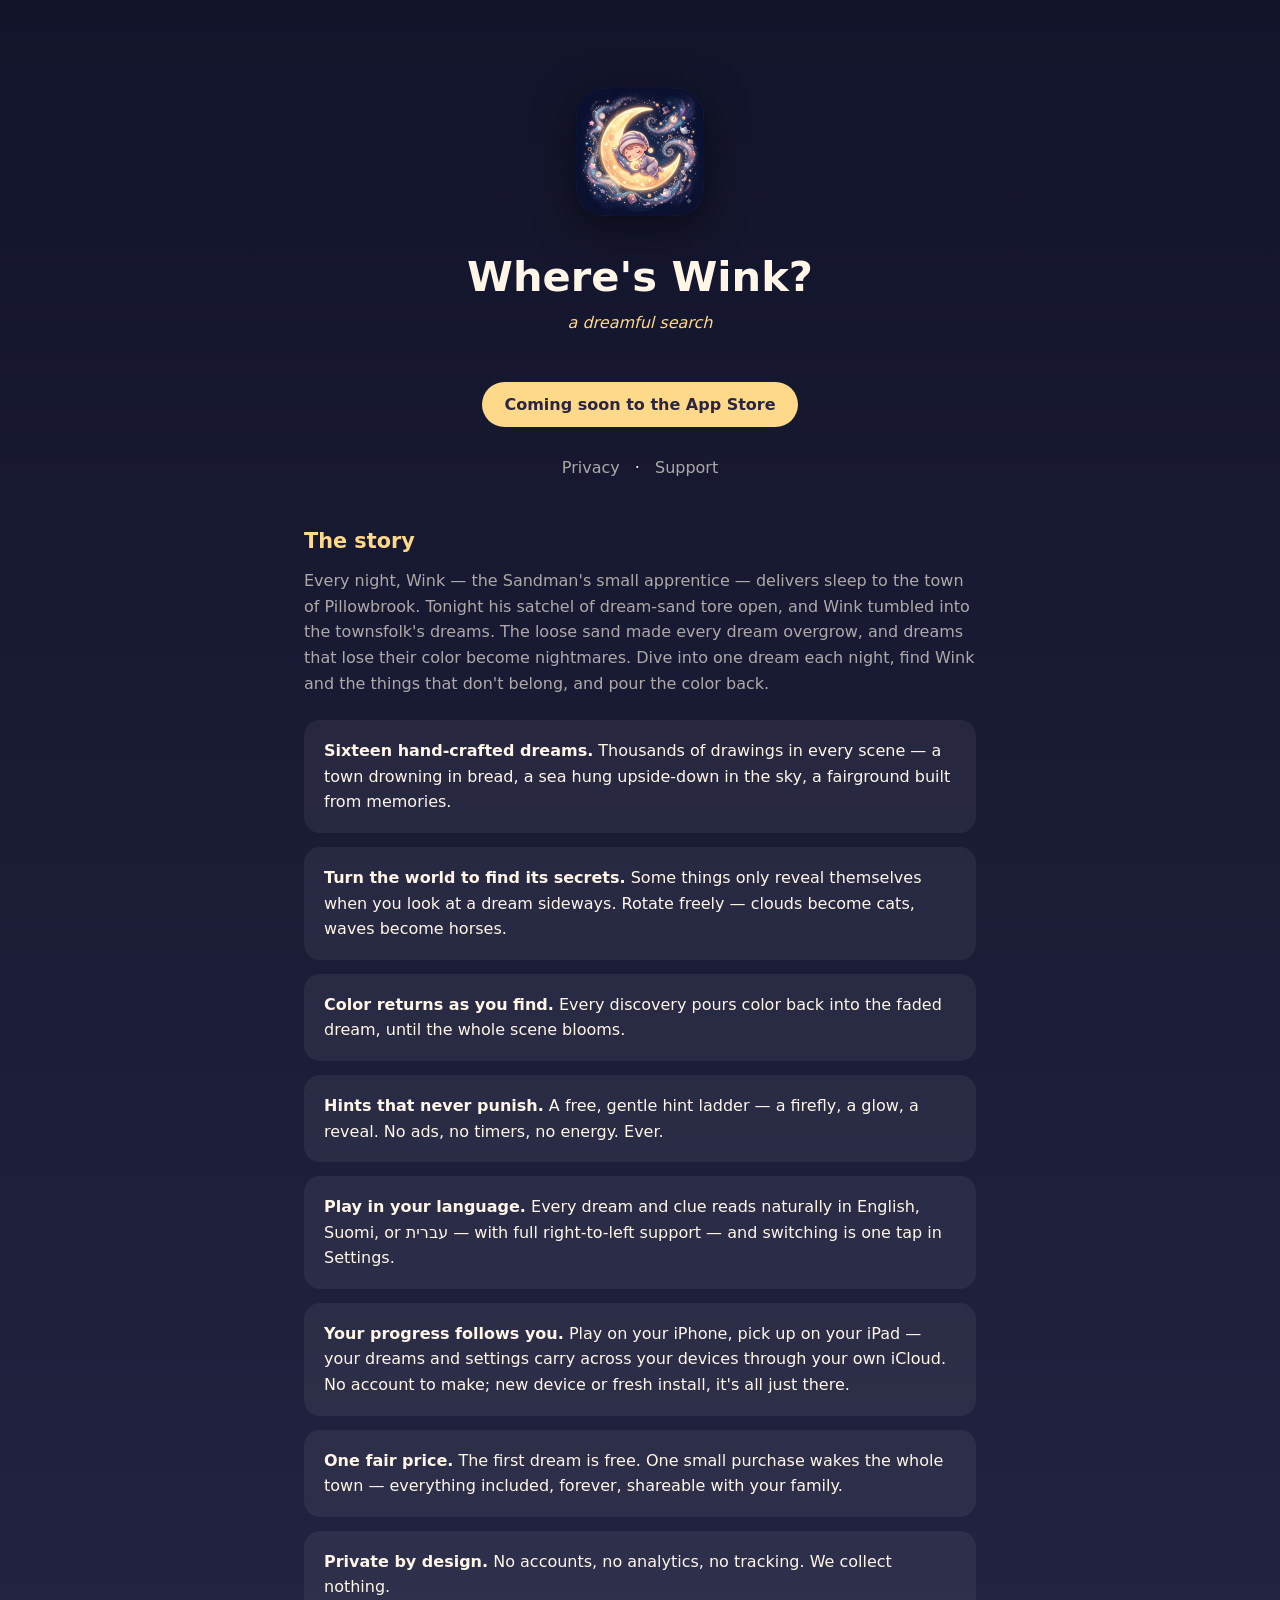
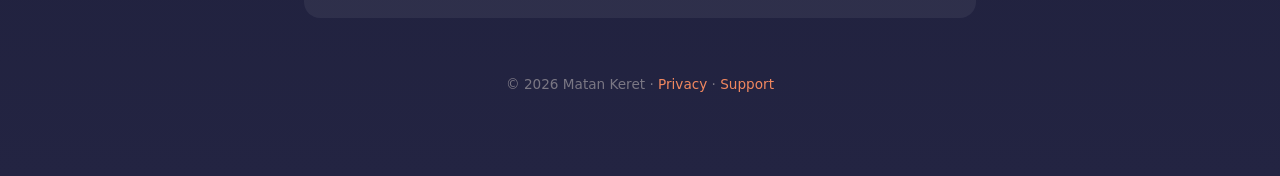
<file: index.html>
<!DOCTYPE html>
<html lang="en">
<head>
<meta charset="utf-8">
<meta name="viewport" content="width=device-width, initial-scale=1">
<title>Where's Wink? — a dreamful search</title>
<meta name="description" content="A cozy hidden-character game for iPhone and iPad. Find Wink, the Sandman's lost apprentice, in sixteen dense, hand-crafted dreams.">
<link rel="stylesheet" href="style.css">
<link rel="icon" href="icon.png">
</head>
<body>
<div class="wrap">
  <header>
    <img class="icon" src="icon.png" alt="Where's Wink? app icon — Wink asleep on a crescent moon">
    <h1>Where's Wink?</h1>
    <p class="tagline">a dreamful search</p>
    <span class="badge">Coming soon to the App Store</span>
    <nav><a href="privacy/">Privacy</a> · <a href="support/">Support</a></nav>
  </header>

  <h2>The story</h2>
  <p>Every night, Wink — the Sandman's small apprentice — delivers sleep to the
  town of Pillowbrook. Tonight his satchel of dream-sand tore open, and Wink
  tumbled into the townsfolk's dreams. The loose sand made every dream overgrow,
  and dreams that lose their color become nightmares. Dive into one dream each
  night, find Wink and the things that don't belong, and pour the color back.</p>

  <div class="features">
    <div class="card"><b>Sixteen hand-crafted dreams.</b> Thousands of drawings
    in every scene — a town drowning in bread, a sea hung upside-down in the
    sky, a fairground built from memories.</div>
    <div class="card"><b>Turn the world to find its secrets.</b> Some things only
    reveal themselves when you look at a dream sideways. Rotate freely — clouds
    become cats, waves become horses.</div>
    <div class="card"><b>Color returns as you find.</b> Every discovery pours
    color back into the faded dream, until the whole scene blooms.</div>
    <div class="card"><b>Hints that never punish.</b> A free, gentle hint ladder
    — a firefly, a glow, a reveal. No ads, no timers, no energy. Ever.</div>
    <div class="card"><b>Play in your language.</b> Every dream and clue reads
    naturally in English, Suomi, or עברית — with full right-to-left support —
    and switching is one tap in Settings.</div>
    <div class="card"><b>Your progress follows you.</b> Play on your iPhone, pick
    up on your iPad — your dreams and settings carry across your devices through
    your own iCloud. No account to make; new device or fresh install, it's all
    just there.</div>
    <div class="card"><b>One fair price.</b> The first dream is free. One small
    purchase wakes the whole town — everything included, forever, shareable
    with your family.</div>
    <div class="card"><b>Private by design.</b> No accounts, no analytics, no
    tracking. We collect nothing.</div>
  </div>

  <footer>© 2026 Matan Keret · <a href="privacy/">Privacy</a> · <a href="support/">Support</a></footer>
</div>
</body>
</html>
</file>
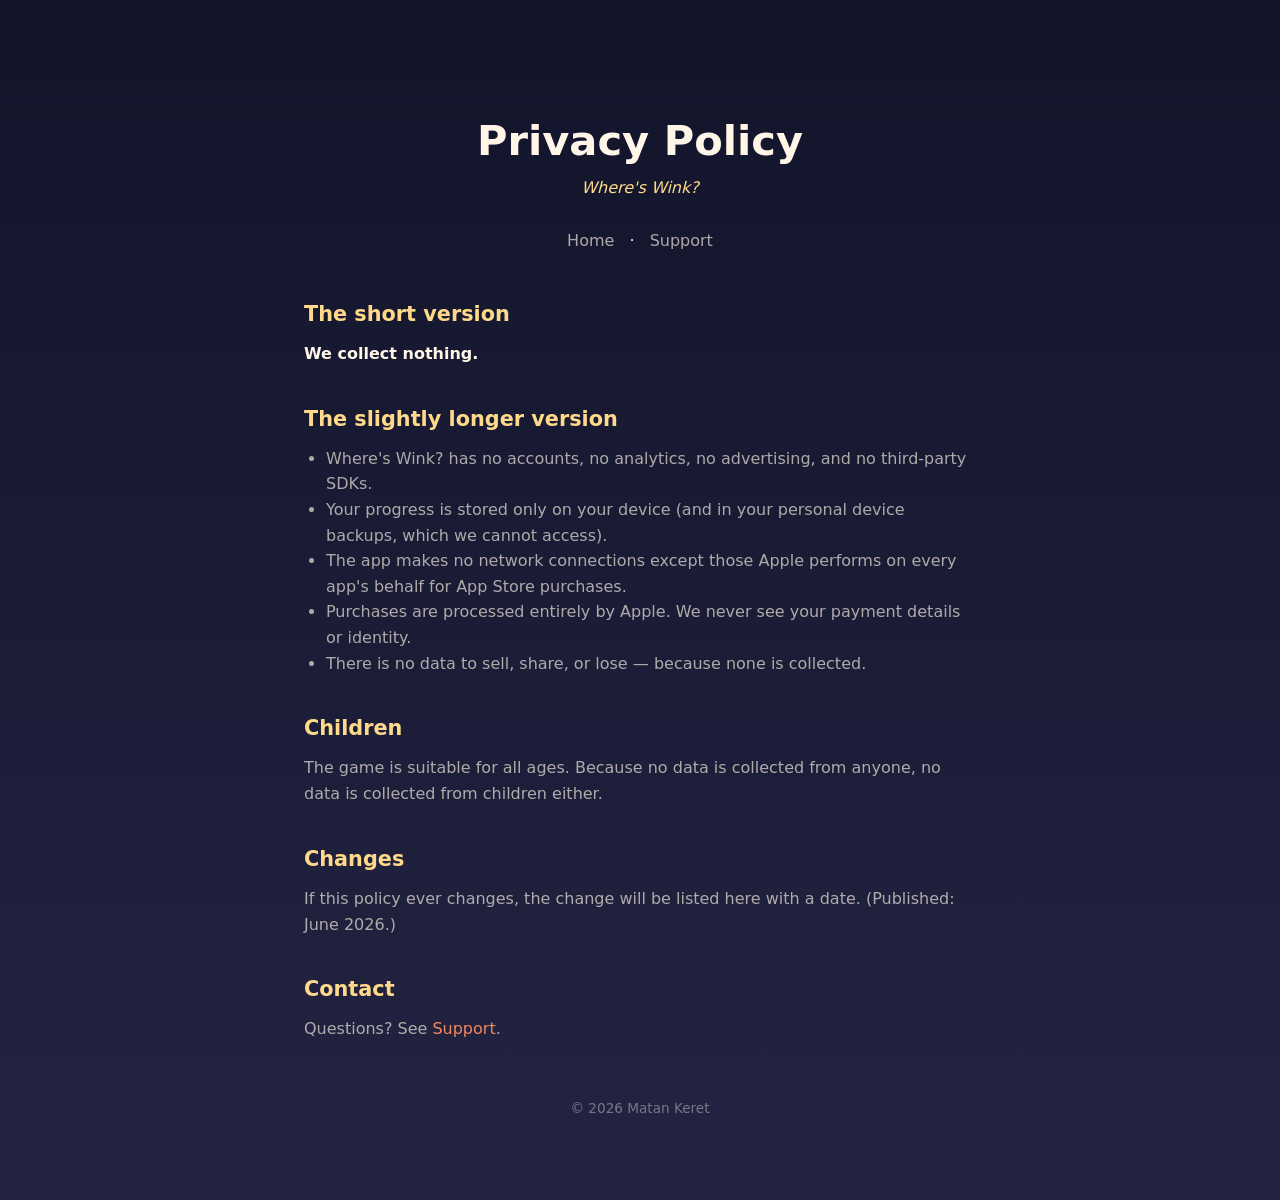
<file: privacy/index.html>
<!DOCTYPE html>
<html lang="en">
<head>
<meta charset="utf-8">
<meta name="viewport" content="width=device-width, initial-scale=1">
<title>Privacy — Where's Wink?</title>
<link rel="stylesheet" href="../style.css">
<link rel="icon" href="../icon.png">
</head>
<body>
<div class="wrap">
  <header>
    <h1>Privacy Policy</h1>
    <p class="tagline">Where's Wink?</p>
    <nav><a href="../">Home</a> · <a href="../support/">Support</a></nav>
  </header>

  <h2>The short version</h2>
  <p><b style="color:var(--paper)">We collect nothing.</b></p>

  <h2>The slightly longer version</h2>
  <ul>
    <li>Where's Wink? has no accounts, no analytics, no advertising, and no
        third-party SDKs.</li>
    <li>Your progress is stored only on your device (and in your personal
        device backups, which we cannot access).</li>
    <li>The app makes no network connections except those Apple performs on
        every app's behalf for App Store purchases.</li>
    <li>Purchases are processed entirely by Apple. We never see your payment
        details or identity.</li>
    <li>There is no data to sell, share, or lose — because none is collected.</li>
  </ul>

  <h2>Children</h2>
  <p>The game is suitable for all ages. Because no data is collected from
  anyone, no data is collected from children either.</p>

  <h2>Changes</h2>
  <p>If this policy ever changes, the change will be listed here with a date.
  (Published: June 2026.)</p>

  <h2>Contact</h2>
  <p>Questions? See <a href="../support/">Support</a>.</p>

  <footer>© 2026 Matan Keret</footer>
</div>
</body>
</html>
</file>
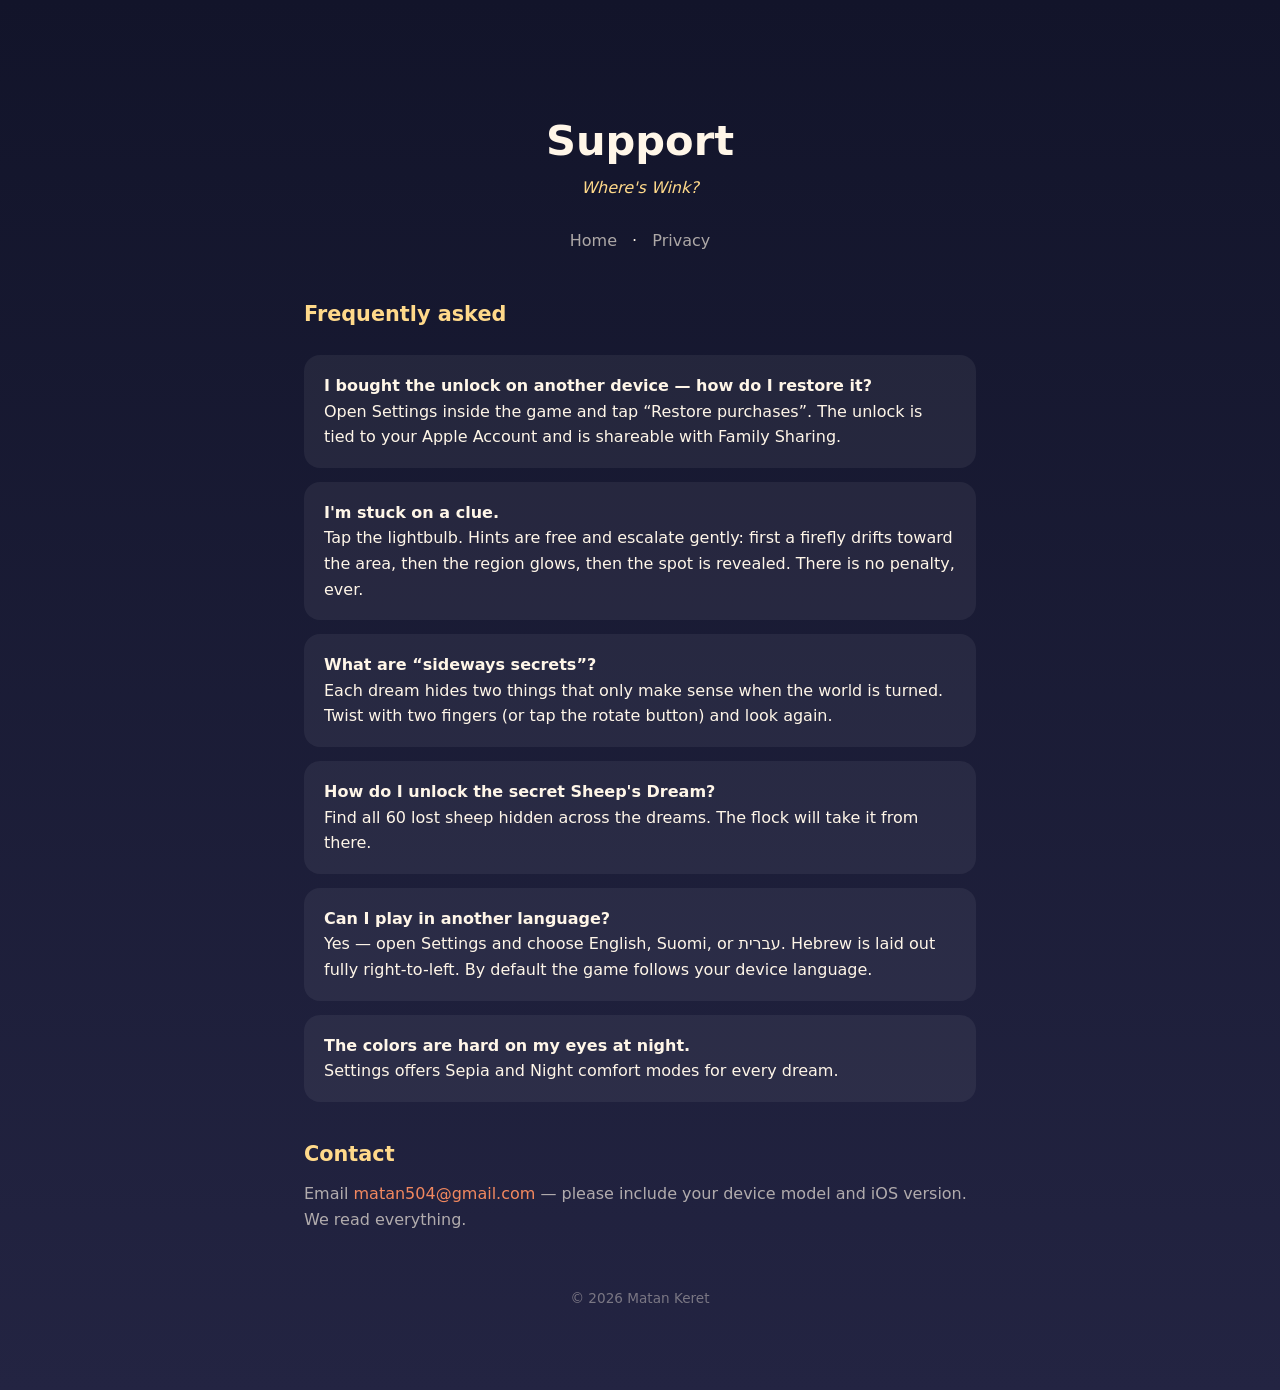
<file: support/index.html>
<!DOCTYPE html>
<html lang="en">
<head>
<meta charset="utf-8">
<meta name="viewport" content="width=device-width, initial-scale=1">
<title>Support — Where's Wink?</title>
<link rel="stylesheet" href="../style.css">
<link rel="icon" href="../icon.png">
</head>
<body>
<div class="wrap">
  <header>
    <h1>Support</h1>
    <p class="tagline">Where's Wink?</p>
    <nav><a href="../">Home</a> · <a href="../privacy/">Privacy</a></nav>
  </header>

  <h2>Frequently asked</h2>
  <div class="features">
    <div class="card"><b>I bought the unlock on another device — how do I restore it?</b><br>
    Open Settings inside the game and tap “Restore purchases”. The unlock is
    tied to your Apple Account and is shareable with Family Sharing.</div>
    <div class="card"><b>I'm stuck on a clue.</b><br>
    Tap the lightbulb. Hints are free and escalate gently: first a firefly
    drifts toward the area, then the region glows, then the spot is revealed.
    There is no penalty, ever.</div>
    <div class="card"><b>What are “sideways secrets”?</b><br>
    Each dream hides two things that only make sense when the world is turned.
    Twist with two fingers (or tap the rotate button) and look again.</div>
    <div class="card"><b>How do I unlock the secret Sheep's Dream?</b><br>
    Find all 60 lost sheep hidden across the dreams. The flock will take it
    from there.</div>
    <div class="card"><b>Can I play in another language?</b><br>
    Yes — open Settings and choose English, Suomi, or עברית. Hebrew is laid out
    fully right-to-left. By default the game follows your device language.</div>
    <div class="card"><b>The colors are hard on my eyes at night.</b><br>
    Settings offers Sepia and Night comfort modes for every dream.</div>
  </div>

  <h2>Contact</h2>
  <p>Email <a href="mailto:matan504@gmail.com">matan504@gmail.com</a> — please
  include your device model and iOS version. We read everything.</p>

  <footer>© 2026 Matan Keret</footer>
</div>
</body>
</html>
</file>
<file: style.css>
:root {
  --night: #12142a; --night2: #232442; --paper: #fff6e8;
  --glow: #ffd98a; --accent: #f2885f; --muted: rgba(255, 246, 232, 0.65);
}
* { margin: 0; padding: 0; box-sizing: border-box; }
body {
  background: linear-gradient(180deg, var(--night) 0%, var(--night2) 100%);
  color: var(--paper);
  font-family: -apple-system, "SF Pro Rounded", "Avenir Next", system-ui, sans-serif;
  line-height: 1.6; min-height: 100vh;
}
.wrap { max-width: 720px; margin: 0 auto; padding: 48px 24px 80px; }
header { text-align: center; padding: 40px 0 8px; }
.icon { width: 128px; height: 128px; border-radius: 28px; box-shadow: 0 12px 40px rgba(0,0,0,.5); }
h1 { font-size: 2.6rem; font-weight: 800; margin-top: 20px; }
.tagline { color: var(--glow); font-style: italic; margin-bottom: 28px; }
h2 { font-size: 1.3rem; margin: 36px 0 10px; color: var(--glow); }
p, li { color: var(--muted); }
ul { padding-left: 22px; margin: 8px 0; }
a { color: var(--accent); text-decoration: none; }
a:hover { text-decoration: underline; }
.features { display: grid; gap: 14px; margin: 24px 0; }
.card { background: rgba(255,255,255,.06); border-radius: 16px; padding: 18px 20px; }
.card b { color: var(--paper); }
footer { text-align: center; margin-top: 56px; font-size: .85rem; color: rgba(255,246,232,.4); }
.badge { display: inline-block; background: var(--glow); color: #2b2640; font-weight: 700;
  border-radius: 999px; padding: 10px 22px; margin: 18px 0; }
nav { text-align: center; margin-top: 10px; }
nav a { margin: 0 10px; color: var(--muted); }
</file>
